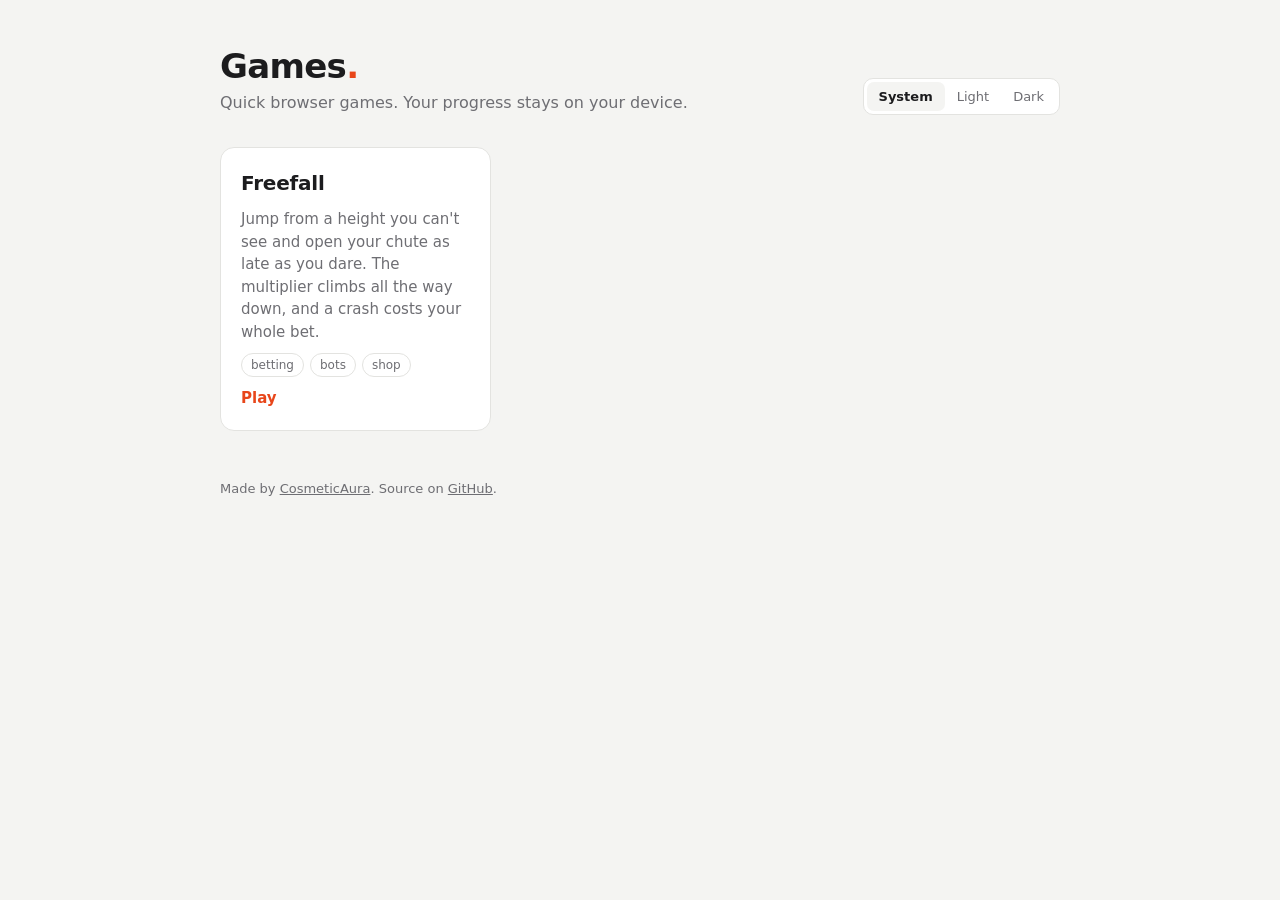
<file: index.html>
<!doctype html>
<html lang="en">
<head>
<meta charset="utf-8">
<meta name="viewport" content="width=device-width, initial-scale=1, viewport-fit=cover">
<title>Games by CosmeticAura</title>
<meta name="description" content="Small browser games that run on phones and laptops.">
<style>
:root{
  --bg:#f4f4f2;--card:#ffffff;--text:#1c1c1e;--muted:#6e6e73;--line:#e3e3e0;
  --accent:#E8461A;--radius:14px;
  color-scheme:light;
}
:root[data-theme="dark"]{--bg:#121214;--card:#1c1c1f;--text:#f2f2f2;--muted:#9a9aa0;--line:#2c2c30;--accent:#FF6A2B;color-scheme:dark}
@media (prefers-color-scheme:dark){:root:not([data-theme="light"]){--bg:#121214;--card:#1c1c1f;--text:#f2f2f2;--muted:#9a9aa0;--line:#2c2c30;--accent:#FF6A2B;color-scheme:dark}}
*{box-sizing:border-box}
body{margin:0;background:var(--bg);color:var(--text);font:16px/1.5 -apple-system,BlinkMacSystemFont,"SF Pro Text",system-ui,sans-serif;-webkit-font-smoothing:antialiased}
.wrap{max-width:880px;margin:0 auto;padding:calc(env(safe-area-inset-top) + 48px) 20px 64px}
header{display:flex;align-items:flex-end;justify-content:space-between;gap:16px;flex-wrap:wrap;margin-bottom:32px}
h1{font-size:34px;line-height:1.1;margin:0;letter-spacing:-.02em}
h1 span{color:var(--accent)}
.sub{color:var(--muted);margin:6px 0 0}
.seg{display:inline-flex;background:var(--card);border:1px solid var(--line);border-radius:10px;padding:3px}
.seg button{border:0;background:none;color:var(--muted);font:inherit;font-size:13px;padding:5px 12px;border-radius:7px;cursor:pointer}
.seg button[aria-pressed="true"]{background:var(--bg);color:var(--text);font-weight:600}
.grid{display:grid;grid-template-columns:repeat(auto-fill,minmax(250px,1fr));gap:14px}
a.card{display:flex;flex-direction:column;gap:10px;background:var(--card);border:1px solid var(--line);border-radius:var(--radius);padding:20px;color:inherit;text-decoration:none;transition:transform .15s ease,border-color .15s ease}
a.card:hover{transform:translateY(-2px);border-color:var(--accent)}
a.card:active{transform:scale(.98)}
.card h2{margin:0;font-size:20px;letter-spacing:-.01em}
.card p{margin:0;color:var(--muted);font-size:15px;flex:1}
.tags{display:flex;gap:6px;flex-wrap:wrap}
.tag{font-size:12px;color:var(--muted);border:1px solid var(--line);border-radius:999px;padding:2px 9px}
.play{font-weight:600;color:var(--accent);font-size:15px}
footer{margin-top:48px;color:var(--muted);font-size:13px}
footer a{color:inherit}
@media (prefers-reduced-motion:reduce){a.card{transition:none}a.card:hover{transform:none}}
</style>
</head>
<body>
<div class="wrap">
  <header>
    <div>
      <h1>Games<span>.</span></h1>
      <p class="sub">Quick browser games. Your progress stays on your device.</p>
    </div>
    <div class="seg" role="group" aria-label="Appearance">
      <button data-t="system">System</button><button data-t="light">Light</button><button data-t="dark">Dark</button>
    </div>
  </header>
  <main class="grid" id="list"></main>
  <footer>Made by <a href="https://github.com/CosmeticAura">CosmeticAura</a>. Source on <a href="https://github.com/CosmeticAura/games">GitHub</a>.</footer>
</div>
<script>
const root=document.documentElement,btns=[...document.querySelectorAll('.seg button')];
function setTheme(t){try{localStorage.setItem('games-theme',t)}catch(e){}
  if(t==='system')root.removeAttribute('data-theme');else root.dataset.theme=t;
  btns.forEach(b=>b.setAttribute('aria-pressed',b.dataset.t===t))}
let saved='system';try{saved=localStorage.getItem('games-theme')||'system'}catch(e){}
setTheme(saved);btns.forEach(b=>b.onclick=()=>setTheme(b.dataset.t));
fetch('games.json').then(r=>r.json()).then(games=>{
  const list=document.getElementById('list');
  games.sort((a,b)=>b.added.localeCompare(a.added)).forEach(g=>{
    const a=document.createElement('a');a.className='card';a.href=g.slug+'/';
    a.innerHTML=`<h2></h2><p></p><div class="tags"></div><span class="play">Play</span>`;
    a.querySelector('h2').textContent=g.title;a.querySelector('p').textContent=g.blurb;
    const t=a.querySelector('.tags');(g.tags||[]).forEach(x=>{const s=document.createElement('span');s.className='tag';s.textContent=x;t.appendChild(s)});
    list.appendChild(a)});
});
</script>
</body>
</html>
</file>
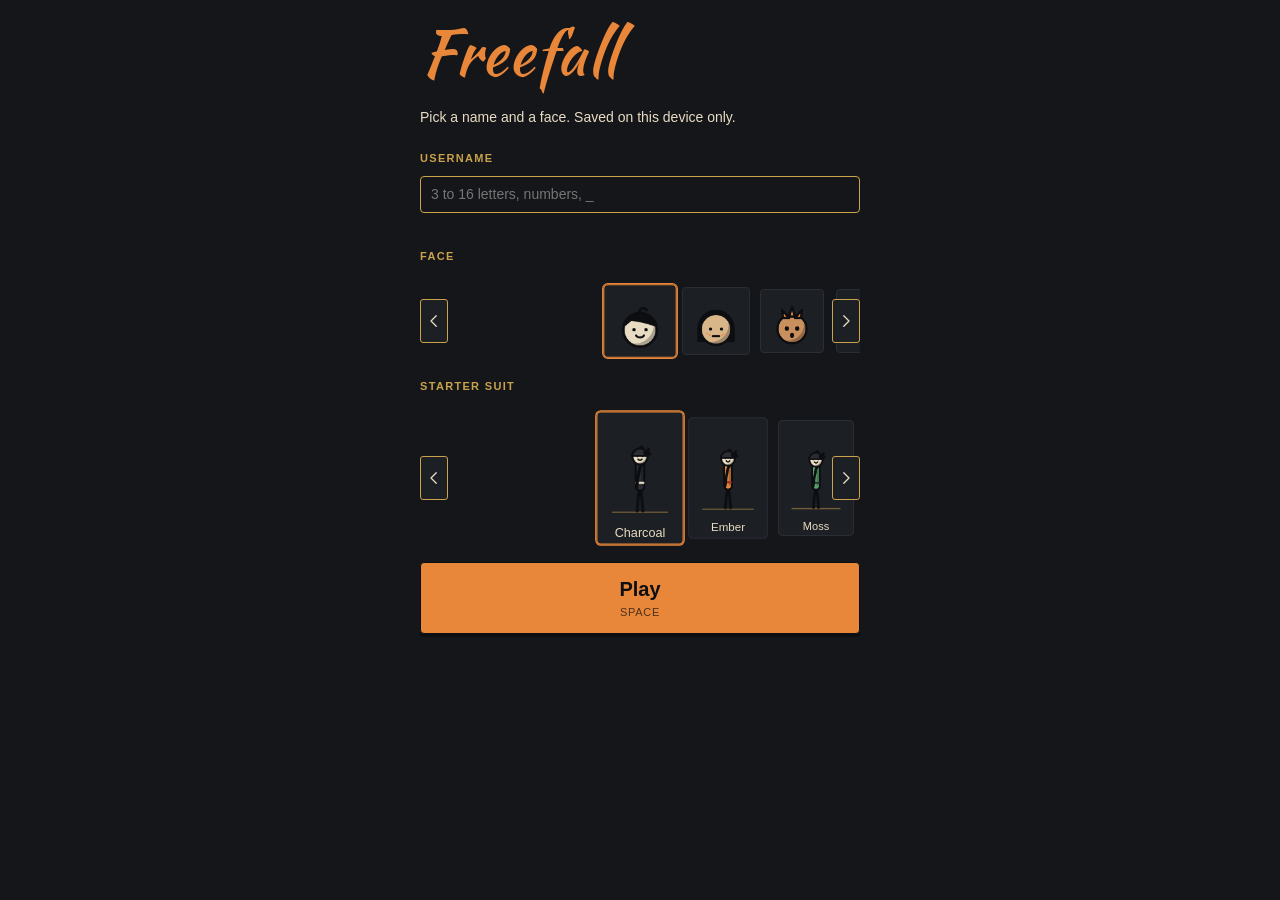
<file: freefall/index.html>
<!doctype html>
<html lang="en">
<head>
<meta charset="utf-8">
<meta name="viewport" content="width=device-width, initial-scale=1, maximum-scale=1, user-scalable=no, viewport-fit=cover">
<meta name="apple-mobile-web-app-capable" content="yes">
<meta name="theme-color" content="#14161a">
<title>Freefall</title>
<link rel="stylesheet" href="style.css">
</head>
<body>
<svg width="0" height="0" style="position:absolute" aria-hidden="true">
  <defs>
    <symbol id="i-shop" viewBox="0 0 24 24"><path d="M5 8h14l-1 12H6L5 8z"/><path d="M9 8V6a3 3 0 0 1 6 0v2"/></symbol>
    <symbol id="i-rec" viewBox="0 0 24 24"><path d="M5 20V10M12 20V4M19 20v-7"/></symbol>
    <symbol id="i-set" viewBox="0 0 24 24"><path d="M4 7h10M18 7h2M4 17h2M10 17h10"/><circle cx="16" cy="7" r="2"/><circle cx="8" cy="17" r="2"/></symbol>
    <symbol id="i-x" viewBox="0 0 24 24"><path d="M6 6l12 12M18 6L6 18"/></symbol>
    <symbol id="i-locker" viewBox="0 0 24 24"><path d="M6 3h12v18H6z"/><path d="M12 3v18M9.5 11v2M14.5 11v2"/></symbol>
    <symbol id="i-prev" viewBox="0 0 24 24"><path d="M15 5l-7 7 7 7"/></symbol>
    <symbol id="i-next" viewBox="0 0 24 24"><path d="M9 5l7 7-7 7"/></symbol>
    <symbol id="i-fwd" viewBox="0 0 24 24"><path d="M5 5l7 7-7 7M13 5l7 7-7 7"/></symbol>
    <symbol id="i-user" viewBox="0 0 24 24"><circle cx="12" cy="8" r="4"/><path d="M4 21c1-5 4-7 8-7s7 2 8 7"/></symbol>
    <symbol id="i-chute" viewBox="0 0 24 24"><path d="M3 11a9 8 0 0 1 18 0c-2-1.5-4-1.5-6 0-1.5-1.5-4.5-1.5-6 0-2-1.5-4-1.5-6 0z"/><path d="M5 12l7 9 7-9"/></symbol>
  </defs>
</svg>

<div id="loading">
  <h1 class="disp">Freefall</h1>
  <div id="loadtrack"><div id="loadbar"></div></div>
  <p id="loadtxt">Starting</p>
</div>

<div id="app">
  <main id="stage">
    <canvas id="c"></canvas>

    <div id="hud">
      <div id="topbar">
        <div id="bal" class="bezel"><span class="lbl">Tokens</span><b id="balv">0</b><i id="streakchip"></i><div id="lvlrow"><span id="lvl" class="lbl"></span><span id="lvlbar"><i></i></span></div></div>
        <div class="btns">
          <button id="btnshop" class="pill"><svg class="ic"><use href="#i-shop"/></svg><span>Shop</span></button>
          <button id="btnrec" class="pill"><svg class="ic"><use href="#i-rec"/></svg><span>Records</span></button>
          <button id="btnset" class="pill"><svg class="ic"><use href="#i-set"/></svg><span>Settings</span></button>
        </div>
      </div>
      <div id="histwrap"><span class="lbl">Flight log</span><div id="hist"></div></div>

      <div id="bigwrap" class="hide">
        <div id="big">0</div>
        <div id="bigu">m fallen</div>
        <div id="nowline"></div>
      </div>
      <div id="watch" class="hide"></div>
    </div>

    <div id="crashcard" class="card hide">
      <div class="disp ct">Crashed</div>
      <div id="crashsub"></div>
      <button id="crashx" class="pill small">Keep watching</button>
    </div>
    <div id="chutecard" class="card hide"></div>

    <div id="bottombar">
      <button id="specprev" class="pill hide" aria-label="Previous player"><svg class="ic"><use href="#i-prev"/></svg></button>
      <button id="skipbtn" class="pill hide"><svg class="ic"><use href="#i-fwd"/></svg><span>Skip to results</span></button>
      <button id="specnext" class="pill hide" aria-label="Next player"><svg class="ic"><use href="#i-next"/></svg></button>
      <button id="openbtn" class="big hide"><svg class="ic"><use href="#i-chute"/></svg><span>Open chute</span><small>tap anywhere, or press space</small></button>
      <div id="driftpad" class="hide"><span>Drag or use arrow keys to drift</span></div>
    </div>
  </main>

  <aside id="panel">
    <button id="paneltab" aria-label="Show round panel"><span>Round</span></button>
    <div class="pbody">
      <section class="psec">
        <h3 class="lbl">This round</h3>
        <div id="lb"></div>
      </section>
      <section class="psec">
        <h3 class="lbl">My diver</h3>
        <div id="pvname"></div>
        <canvas id="pv" width="240" height="250"></canvas>
        <button id="btnlocker" class="pill wide"><svg class="ic"><use href="#i-locker"/></svg><span>Locker</span></button>
      </section>
    </div>
  </aside>
</div>

<section id="betp" class="sheet hide ticket">
  <header class="tkhead"><span class="disp">Jump ticket</span><span id="tkno" class="mono"></span></header>
  <div class="tkrow"><span class="lbl">Passenger</span><b id="tkname"></b></div>
  <div class="tkrow"><span class="lbl">Rule</span><span id="tkrule">Open the chute before you reach the ground. The deeper you open, the more it pays.</span></div>
  <label class="lbl" for="bet">Bet</label>
  <div class="stepper"><button id="betminus" class="round" aria-label="Lower bet">-</button><input id="bet" type="text" inputmode="numeric" autocomplete="off" value="100"><button id="betplus" class="round" aria-label="Raise bet">+</button></div>
  <div id="chips"></div>
  <div id="beterr"></div>
  <div id="abandoned" class="note hide"></div>
  <div class="tkperf"></div>
  <div id="firsthint" class="note hide">First time? Tap Jump, then tap the screen to open your chute. The deeper you open, the more it pays.</div>
  <button id="jump" class="big"><span>Jump</span></button>
  <button id="rescue" class="pill wide hide">Second wind: take 2,500 tokens</button>
</section>

<section id="resp" class="sheet hide">
  <h2 id="restitle" class="disp">Landed</h2>
  <p id="ressub" class="sub"></p>
  <div id="resbig" class="mono"></div>
  <div id="restbl"></div>
  <p id="nextgoal" class="sub"></p>
  <button id="again" class="big"><span>Next round</span></button>
</section>

<section id="startp" class="page hide">
  <div class="startbox">
    <h1 class="disp">Freefall</h1>
    <p class="sub">Pick a name and a face. Saved on this device only.</p>
    <label class="lbl" for="uname">Username</label>
    <input id="uname" type="text" maxlength="16" autocomplete="off" autocapitalize="off" spellcheck="false" placeholder="3 to 16 letters, numbers, _">
    <div id="uerr" class="err"></div>
    <span class="lbl">Face</span>
    <div id="faces"></div>
    <span class="lbl">Starter suit</span>
    <div id="suits"></div>
    <button id="playbtn" class="big"><span>Play</span></button>
    <button id="startcancel" class="pill wide hide">Back</button>
  </div>
</section>

<section id="claimp" class="sheet hide">
  <h2 class="disp">Daily claim</h2>
  <div id="claimamt" class="mono"></div>
  <p id="claimsub" class="sub"></p>
  <button id="claimbtn" class="big"><span>Claim</span></button>
</section>

<section id="shop" class="page hide">
  <header><h2 id="shoptitle" class="disp">Shop</h2><span id="shopbal" class="mono"></span><button id="shopx" class="pill"><svg class="ic"><use href="#i-x"/></svg><span>Done</span></button></header>
  <nav id="groups"></nav>
  <nav id="tabs"></nav>
  <div id="grid"></div>
</section>

<section id="recp" class="page hide">
  <header><h2 class="disp">Records</h2><button id="recx" class="pill"><svg class="ic"><use href="#i-x"/></svg><span>Done</span></button></header>
  <div id="recbody"></div>
</section>

<section id="setp" class="page hide">
  <header><h2 class="disp">Settings</h2><button id="setx" class="pill"><svg class="ic"><use href="#i-x"/></svg><span>Done</span></button></header>
  <div id="setbody">
    <div class="setrow"><label class="lbl" for="rname">Username</label>
      <div class="inl"><input id="rname" type="text" maxlength="16" autocomplete="off" autocapitalize="off" spellcheck="false"><button id="rnamebtn" class="pill">Rename</button></div>
      <div id="rerr" class="err"></div></div>
    <div class="setrow"><span class="lbl">Volume</span>
      <div class="inl"><input id="vol" type="range" min="0" max="100" step="1"><button id="mutebtn" class="pill">Mute</button></div></div>
    <div class="setrow"><label class="lbl" for="themesel">Theme</label><div class="inl"><select id="themesel"></select></div></div>
    <div class="setrow"><span class="lbl">Motion</span><div class="inl"><button id="rmbtn" class="pill"></button></div></div>
    <div class="setrow"><span class="lbl">Players on this device</span>
      <div id="plist"></div>
      <button id="newplayer" class="pill wide"><svg class="ic"><use href="#i-user"/></svg><span>Switch player</span></button></div>
  </div>
</section>

<div id="toast" class="hide"></div>
<script type="module" src="main.js"></script>
</body>
</html>
</file>
<file: freefall/style.css>
/* Freefall v4. Palette and rules are in ART.md. */
@font-face { font-family: 'Kaushan Script'; src: url('fonts/KaushanScript-Regular.ttf') format('truetype'); font-display: swap; }
:root {
  --ink: #0d0e11; --c0: #14161a; --c1: #1c1f24; --c2: #2a2d34;
  --cream: #e8dcc3; --gold: #c9a24a; --orange: #e8873a; --red: #a3281f; --green: #58a368;
  --disp: 'Kaushan Script', 'Brush Script MT', cursive;
  --sys: -apple-system, BlinkMacSystemFont, 'Segoe UI', Roboto, sans-serif;
  --safe-b: env(safe-area-inset-bottom, 0px); --safe-t: env(safe-area-inset-top, 0px);
}
* { box-sizing: border-box; -webkit-tap-highlight-color: transparent; }
html, body { margin: 0; height: 100%; background: var(--c0); color: var(--cream); font: 14px/1.35 var(--sys); overflow: hidden; touch-action: none; user-select: none; -webkit-user-select: none; font-variant-numeric: tabular-nums; }
.hide { display: none !important; }
.disp { font-family: var(--disp); font-weight: 400; letter-spacing: .01em; }
.mono { font-variant-numeric: tabular-nums; }
.lbl { font-size: 11px; letter-spacing: .12em; text-transform: uppercase; color: var(--gold); margin: 0; font-weight: 600; }
.ic { width: 18px; height: 18px; fill: none; stroke: currentColor; stroke-width: 1.75; stroke-linecap: round; stroke-linejoin: round; flex: none; }
h1, h2, h3 { margin: 0; }

#app { display: flex; height: 100dvh; width: 100vw; }
#stage { position: relative; flex: 1; min-width: 0; overflow: hidden; background: var(--c0); }
#c { position: absolute; inset: 0; width: 100%; height: 100%; display: block; }

/* loading */
#loading { position: fixed; inset: 0; z-index: 50; background: var(--c0); display: flex; flex-direction: column; align-items: center; justify-content: center; gap: 16px; }
#loading h1 { font-size: 64px; color: var(--orange); }
#loadtrack { width: 220px; height: 4px; border: 1px solid var(--gold); border-radius: 2px; }
#loadbar { height: 100%; width: 0; background: var(--gold); transition: width .15s; }
#loadtxt { margin: 0; color: var(--cream); opacity: .7; font-size: 12px; }

/* top and hud */
#hud { position: absolute; inset: 0; pointer-events: none; }
#hud > * { pointer-events: none; }
#topbar { position: absolute; left: 52px; right: 10px; top: calc(10px + var(--safe-t)); display: flex; justify-content: space-between; align-items: flex-start; gap: 8px; }
.btns { display: flex; gap: 6px; pointer-events: auto; }
.bezel, .card, .sheet, .page header { background: var(--c1); border: 1px solid var(--gold); border-radius: 4px; }
#bal { padding: 5px 10px; display: flex; align-items: baseline; gap: 8px; }
#bal b { font-size: 20px; color: var(--cream); font-weight: 600; }
#streakchip { font-style: normal; font-size: 11px; color: var(--orange); }
#histwrap { position: absolute; left: 52px; top: calc(62px + var(--safe-t)); display: flex; align-items: center; gap: 8px; max-width: calc(100% - 64px); overflow: hidden; }
#hist { display: flex; gap: 4px; }
#hist span { font-size: 11px; padding: 1px 6px; border: 1px solid var(--c2); border-radius: 2px; background: var(--c1); }
#hist span.w { color: var(--green); border-color: var(--green); }
#hist span.l { color: var(--lose); border-color: var(--red); }
#hist em { font-style: normal; font-size: 12px; opacity: .6; }
#bigwrap { position: absolute; left: 0; right: 0; top: 17%; text-align: center; padding-left: 40px; }
#big { font-family: var(--numfont, var(--disp)); font-weight: var(--numweight, 400); font-size: clamp(72px, 17vw, 140px); line-height: 1; color: var(--orange); text-shadow: 0 2px 0 var(--ink); }
#bigu { font-size: 11px; letter-spacing: .14em; text-transform: uppercase; color: var(--gold); }
#nowline { margin-top: 6px; font-size: 16px; color: var(--cream); }
#nowline b { color: var(--orange); font-weight: 700; }
#watch { position: absolute; left: 52px; right: 0; top: calc(100px + var(--safe-t)); text-align: center; font-size: 12px; color: var(--cream); opacity: .85; }

/* buttons */
button { font: inherit; color: inherit; cursor: pointer; border: 0; background: none; padding: 0; }
.pill { display: inline-flex; align-items: center; gap: 6px; padding: 7px 11px; background: var(--c1); border: 1px solid var(--gold); border-radius: 4px; color: var(--cream); font-size: 13px; }
.pill:active { background: var(--c2); }
.pill.small { padding: 5px 9px; font-size: 12px; }
.pill.wide { width: 100%; justify-content: center; }
.pill[disabled] { opacity: .45; cursor: default; }
.big { display: flex; flex-direction: column; align-items: center; justify-content: center; gap: 2px; width: 100%; padding: 13px 16px; background: var(--orange); color: var(--ink); border: 1px solid var(--ink); border-radius: 4px; font-size: 20px; font-weight: 700; box-shadow: 0 3px 0 var(--ink); }
.big:active { transform: translateY(2px); box-shadow: 0 1px 0 var(--ink); }
.big small { font-size: 11px; font-weight: 500; opacity: .75; }
.big .ic { width: 22px; height: 22px; }
.big[disabled] { opacity: .45; }
.round { width: 38px; height: 38px; border: 1px solid var(--gold); border-radius: 4px; background: var(--c2); font-size: 20px; }

#bottombar { position: absolute; left: 0; right: 0; bottom: calc(14px + var(--safe-b)); display: flex; flex-wrap: wrap; justify-content: center; align-items: center; gap: 8px; padding: 0 14px; pointer-events: none; }
#bottombar > * { pointer-events: auto; }
#openbtn { max-width: 340px; }
#driftpad { width: 100%; text-align: center; font-size: 11px; opacity: .6; pointer-events: none !important; }

/* cards over the round */
.card { position: absolute; left: 50%; transform: translateX(-50%); padding: 12px 18px; text-align: center; z-index: 5; min-width: 240px; }
#crashcard { top: 34%; border-color: var(--red); }
#crashcard .ct { font-size: 40px; color: var(--lose); line-height: 1.1; }
#crashsub { margin: 4px 0 10px; }
#chutecard { bottom: calc(86px + var(--safe-b)); border-color: var(--green); font-size: 15px; }
#chutecard b { color: var(--green); }
#chutecard.bad { border-color: var(--red); } #chutecard.bad b { color: var(--lose); }

/* sheets */
.sheet { position: absolute; z-index: 10; left: 50%; top: 50%; transform: translate(-50%, -50%); width: min(380px, calc(100% - 28px)); max-height: calc(100% - 28px); overflow: auto; padding: 16px; display: flex; flex-direction: column; gap: 10px; }
.sheet h2 { font-size: 36px; line-height: 1.1; }
.sheet .sub { margin: 0; opacity: .8; }
#resbig { font-size: 30px; font-weight: 700; }
#resbig.win { color: var(--green); } #resbig.lose { color: var(--lose); }
#restbl { display: flex; flex-direction: column; gap: 2px; max-height: 38vh; overflow: auto; }
#restbl .r, #lb .r { display: grid; grid-template-columns: 1fr auto auto; gap: 8px; padding: 4px 6px; border-radius: 2px; font-size: 13px; }
#restbl .r.me, #lb .r.me { background: var(--c2); outline: 1px solid var(--gold); }
#restbl .r.w b, #lb .r.w b { color: var(--green); } #restbl .r.l b, #lb .r.l b { color: var(--lose); }
#restbl .r span:nth-child(2), #lb .r span:nth-child(2) { opacity: .65; }
.ticket { border-left: 6px double var(--gold); }
.tkhead { display: flex; justify-content: space-between; align-items: baseline; }
.tkhead .disp { font-size: 34px; color: var(--orange); }
.tkhead .mono { font-size: 11px; color: var(--gold); letter-spacing: .1em; }
.tkrow { display: flex; flex-direction: column; gap: 1px; font-size: 13px; }
.tkrow b { font-size: 18px; }
.tkperf { border-top: 2px dashed var(--c2); margin: 2px -16px; }
.stepper { display: flex; gap: 6px; }
.stepper input { flex: 1; min-width: 0; text-align: center; font-size: 22px; font-weight: 700; padding: 6px; }
input[type=text] { font: inherit; background: var(--c0); color: var(--cream); border: 1px solid var(--gold); border-radius: 4px; padding: 8px 10px; user-select: text; -webkit-user-select: text; }
input:focus-visible, button:focus-visible { outline: 2px solid var(--orange); outline-offset: 1px; }
#chips { display: flex; flex-wrap: wrap; gap: 5px; }
#chips button { padding: 5px 9px; border: 1px solid var(--c2); border-radius: 3px; background: var(--c0); font-size: 12px; }
#chips button:active { border-color: var(--gold); }
.err, #beterr { min-height: 16px; color: var(--lose); font-size: 12px; }
.note { font-size: 12px; color: var(--orange); }
#claimamt { font-size: 34px; font-weight: 700; color: var(--orange); }

/* pages */
.page { position: fixed; inset: 0; z-index: 20; background: var(--c0); overflow: auto; padding: calc(12px + var(--safe-t)) 14px 24px; touch-action: pan-y; }
.page header { display: flex; align-items: center; justify-content: space-between; gap: 10px; padding: 8px 12px; margin-bottom: 12px; position: sticky; top: 0; z-index: 2; }
.page header h2 { font-size: 30px; flex: 1; }
#startp { display: flex; justify-content: center; z-index: 30; }
.startbox { width: min(440px, 100%); display: flex; flex-direction: column; gap: 10px; padding-top: 8px; }
.startbox h1 { font-size: 64px; color: var(--orange); line-height: 1; }
#faces, #suits { display: grid; grid-template-columns: repeat(6, 1fr); gap: 6px; }
#suits { grid-template-columns: repeat(4, 1fr); }
.pick { border: 1px solid var(--c2); border-radius: 4px; background: var(--c1); padding: 2px; aspect-ratio: 1; display: flex; align-items: center; justify-content: center; }
.pick canvas { width: 100%; height: 100%; display: block; }
.pick.on { border-color: var(--orange); outline: 1px solid var(--orange); }
#suits .pick { aspect-ratio: 3/4; flex-direction: column; font-size: 11px; }
#groups { display: flex; gap: 6px; padding-bottom: 8px; }
#groups button { padding: 6px 14px; border: 1px solid var(--gold); border-radius: 4px; background: var(--c2); }
#groups button.on { background: var(--gold); color: var(--ink); font-weight: 700; }
.item button.prev { background: transparent; font-size: 12px; opacity: .85; }
html[data-ticket="tear"] .ticket { border-left: 0; border-top: 2px dashed var(--gold); border-bottom: 2px dashed var(--gold); }
#tabs { display: flex; gap: 6px; overflow-x: auto; padding-bottom: 10px; }
#tabs button { padding: 6px 12px; border: 1px solid var(--c2); border-radius: 4px; background: var(--c1); white-space: nowrap; }
#tabs button.on { border-color: var(--orange); color: var(--orange); }
#grid { display: grid; grid-template-columns: repeat(auto-fill, minmax(140px, 1fr)); gap: 10px; }
.item { border: 1px solid var(--gold); border-radius: 4px; background: var(--c1); padding: 8px; display: flex; flex-direction: column; gap: 6px; align-items: center; }
.item canvas { width: 100%; aspect-ratio: 1; background: var(--c0); border-radius: 2px; }
.item .nm { font-weight: 600; }
.item .pr { font-size: 12px; opacity: .75; }
.item.eq { border-color: var(--orange); }
.item button { width: 100%; padding: 6px; border: 1px solid var(--gold); border-radius: 3px; background: var(--c2); font-size: 13px; }
.item button.buy { background: var(--orange); color: var(--ink); border-color: var(--ink); font-weight: 700; }
.item button[disabled] { opacity: .45; }
.empty { opacity: .7; padding: 18px 4px; }
#recbody, #setbody { display: flex; flex-direction: column; gap: 14px; max-width: 520px; }
.stats { display: grid; grid-template-columns: repeat(2, 1fr); gap: 8px; }
.stat { border: 1px solid var(--c2); border-radius: 4px; padding: 8px; background: var(--c1); }
.stat b { display: block; font-size: 20px; }
.ach { display: flex; justify-content: space-between; padding: 6px 8px; border-bottom: 1px solid var(--c2); }
.ach.got b { color: var(--green); } .ach:not(.got) { opacity: .5; }
.setrow { display: flex; flex-direction: column; gap: 6px; }
.inl { display: flex; gap: 8px; align-items: center; } .inl input[type=text] { flex: 1; min-width: 0; }
input[type=range] { flex: 1; accent-color: var(--orange); }
#plist { display: flex; flex-direction: column; gap: 4px; }
.prow { display: flex; align-items: center; justify-content: space-between; gap: 8px; padding: 6px 8px; border: 1px solid var(--c2); border-radius: 4px; background: var(--c1); }
.prow.on { border-color: var(--gold); }
#toast { position: fixed; z-index: 60; left: 50%; top: calc(108px + var(--safe-t)); transform: translateX(-50%); background: var(--c1); border: 1px solid var(--gold); padding: 8px 14px; border-radius: 4px; }

/* right panel */
#panel { width: 272px; flex: none; background: var(--c1); border-left: 1px solid var(--gold); position: relative; z-index: 15; overflow-y: auto; }
.pbody { padding: 12px; display: flex; flex-direction: column; gap: 16px; }
.psec { display: flex; flex-direction: column; gap: 6px; }
#lb { display: flex; flex-direction: column; gap: 2px; min-height: 40px; }
#lb .r { grid-template-columns: 1fr auto auto; }
#lb .empty { padding: 4px 0; font-size: 12px; }
#pv { width: 100%; aspect-ratio: 240/250; background: var(--c0); border: 1px solid var(--c2); border-radius: 4px; }
#pvname { font-family: var(--disp); font-size: 22px; color: var(--orange); }
#paneltab { display: none; }

@media (max-width: 760px) {
  #panel { position: fixed; top: 0; right: 0; bottom: 0; width: min(290px, 82vw); transform: translateX(100%); transition: transform .3s cubic-bezier(.2, .8, .2, 1); overflow: visible; }
  #panel .pbody { height: 100%; overflow-y: auto; padding-top: calc(12px + var(--safe-t)); }
  #panel.open { transform: translateX(0); }
  #paneltab { display: flex; align-items: center; justify-content: center; position: absolute; left: -26px; top: 42%; width: 26px; height: 84px; background: var(--c1); border: 1px solid var(--gold); border-right: 0; border-radius: 4px 0 0 4px; color: var(--gold); }
  #paneltab span { writing-mode: vertical-rl; font-size: 11px; letter-spacing: .12em; text-transform: uppercase; }
  #topbar .pill span { display: none; }
  #topbar .pill { padding: 8px; }
}
@media (max-height: 520px) { #bigwrap { top: 10%; } #big { font-size: 64px; } }

/* readable on every theme: small text sits on a dark backing */
#driftpad span { background: rgba(10, 10, 12, .62); color: var(--cream); padding: 3px 10px; border-radius: 3px; }
#histwrap { background: rgba(10, 10, 12, .5); padding: 2px 6px; border-radius: 3px; }
#histwrap em { opacity: .9; }

/* v5 motion. Timings: press 100 ms, reveals 150-250 ms, panels 300 ms, screen changes 400 ms. Ease out in, never linear. */
button { transition: transform .1s ease-out, background-color .12s, border-color .12s; }
button:active:not([disabled]) { transform: scale(.96); }
.big:active:not([disabled]) { transform: translateY(2px) scale(.985); }
#paneltab:active { transform: none; }
@keyframes sheetIn { from { opacity: 0; transform: translate(-50%, calc(-50% + 18px)); } to { opacity: 1; transform: translate(-50%, -50%); } }
@keyframes resIn { from { opacity: 0; transform: translate(-50%, 46px); } to { opacity: 1; transform: translate(-50%, 0); } }
@keyframes pageIn { from { opacity: 0; transform: translateY(14px); } to { opacity: 1; transform: none; } }
@keyframes rowIn { from { opacity: 0; transform: translateY(8px); } to { opacity: 1; transform: none; } }
@keyframes fadeIn { from { opacity: 0; } to { opacity: 1; } }
.sheet:not(.hide) { animation: sheetIn .3s cubic-bezier(.2, .8, .2, 1); }
#resp { top: auto; bottom: 14px; transform: translate(-50%, 0); max-height: 56%; }
#resp:not(.hide) { animation: resIn .4s cubic-bezier(.2, .8, .2, 1); }
#restbl .r { animation: rowIn .24s ease-out both; }
.page:not(.hide) { animation: pageIn .3s cubic-bezier(.2, .8, .2, 1); }
html.reduce .sheet:not(.hide), html.reduce #resp:not(.hide), html.reduce .page:not(.hide) { animation: fadeIn .2s ease-out; }
html.reduce #restbl .r { animation: fadeIn .2s ease-out both; }
html.reduce button:active:not([disabled]) { transform: none; }
html.reduce #panel { transition: none; }
@media (prefers-reduced-motion: reduce) { html:not(.reduce) .sheet:not(.hide), html:not(.reduce) .page:not(.hide) { animation: fadeIn .2s ease-out; } }

/* smooth lists */
.sheet, .page, #restbl, #panel, #recbody, #plist { overscroll-behavior: contain; -webkit-overflow-scrolling: touch; }
#tabs { scroll-snap-type: x proximity; -webkit-overflow-scrolling: touch; }
#tabs button { scroll-snap-align: center; }
.carwrap { position: relative; }
.car { scroll-snap-type: x mandatory; -webkit-overflow-scrolling: touch; overscroll-behavior-x: contain; overflow-x: auto; scrollbar-width: none; outline: none; }
.car::-webkit-scrollbar { display: none; }
#faces.car, #suits.car, #grid.car { display: flex; gap: 12px; grid-template-columns: none; padding-block: 16px; }
#faces.car { padding-inline: calc(50% - 32px); } #suits.car { padding-inline: calc(50% - 38px); } #grid.car { padding-inline: calc(50% - 80px); }
.car > * { flex: none; scroll-snap-align: center; transform: scale(var(--s, 1)); transition: transform .12s ease-out; }
#faces.car > .pick { width: 64px; } #suits.car > .pick { width: 76px; } #grid.car > .item { width: 160px; }
.car:focus-visible { outline: 1px solid var(--gold); outline-offset: -2px; }
.cararrow { display: none; }
@media (hover: hover) and (pointer: fine) {
  .cararrow { display: flex; position: absolute; top: 50%; transform: translateY(-50%); z-index: 3; width: 28px; height: 44px; align-items: center; justify-content: center; background: var(--c1); border: 1px solid var(--gold); border-radius: 3px; }
  .cararrow:active { transform: translateY(-50%) scale(.94); }
  .cararrow.l { left: 0; } .cararrow.r { right: 0; }
}
html.reduce .car > * { transition: none; }

/* level bar */
#lvl { font-size: 11px; align-self: center; }
#lvlbar { display: inline-block; width: 44px; height: 4px; background: var(--c2); border-radius: 2px; overflow: hidden; align-self: center; }
#lvlbar i { display: block; height: 100%; width: 0; background: var(--orange); transition: width .4s ease-out; }
#firsthint { text-align: center; }
#themesel { background: var(--c1); color: var(--cream); border: 1px solid var(--gold); border-radius: 3px; padding: 6px 8px; font: inherit; width: 100%; }
#bal { flex-wrap: wrap; row-gap: 3px; }
#lvlrow { flex-basis: 100%; display: flex; gap: 6px; align-items: center; }
#lvlbar { flex: 1; width: auto; }
@media (min-width: 761px) {
  #resp { left: calc(50% - 136px); }          /* centre on the game, not under the side panel */
  #grid.car { padding-inline: 44px; }
}
#grid.car { gap: 20px; }

/* v6 motion: result number pop, crash jolt, hover lift, key hint */
@keyframes pop { 0% { transform: scale(.7); opacity: 0; } 55% { transform: scale(1.1); opacity: 1; } 100% { transform: scale(1); } }
@keyframes jolt { 0%, 100% { transform: translateX(0); } 20% { transform: translateX(-6px); } 40% { transform: translateX(5px); } 60% { transform: translateX(-3px); } 80% { transform: translateX(2px); } }
#resbig.win { animation: pop .5s cubic-bezier(.2, .8, .2, 1) .15s both; }
#resbig.lose { animation: jolt .4s ease-out .15s both; }
.pill, .big { transition: transform .12s ease-out, box-shadow .12s ease-out, background-color .12s, border-color .12s; }
@media (hover: hover) and (pointer: fine) {
  .big:hover:not([disabled]) { transform: translateY(-1px); box-shadow: 0 4px 0 var(--ink); }
  .pill:hover:not([disabled]) { transform: translateY(-1px); }
  #jump::after, #again::after, #claimbtn::after, #playbtn::after { content: 'Space'; font-size: 11px; font-weight: 500; opacity: .7; letter-spacing: .06em; text-transform: uppercase; }
}
html.reduce #resbig.win, html.reduce #resbig.lose { animation: fadeIn .2s ease-out both; }
@media (prefers-reduced-motion: reduce) { html:not(.reduce) #resbig.win, html:not(.reduce) #resbig.lose { animation: fadeIn .2s ease-out both; } }
</file>
